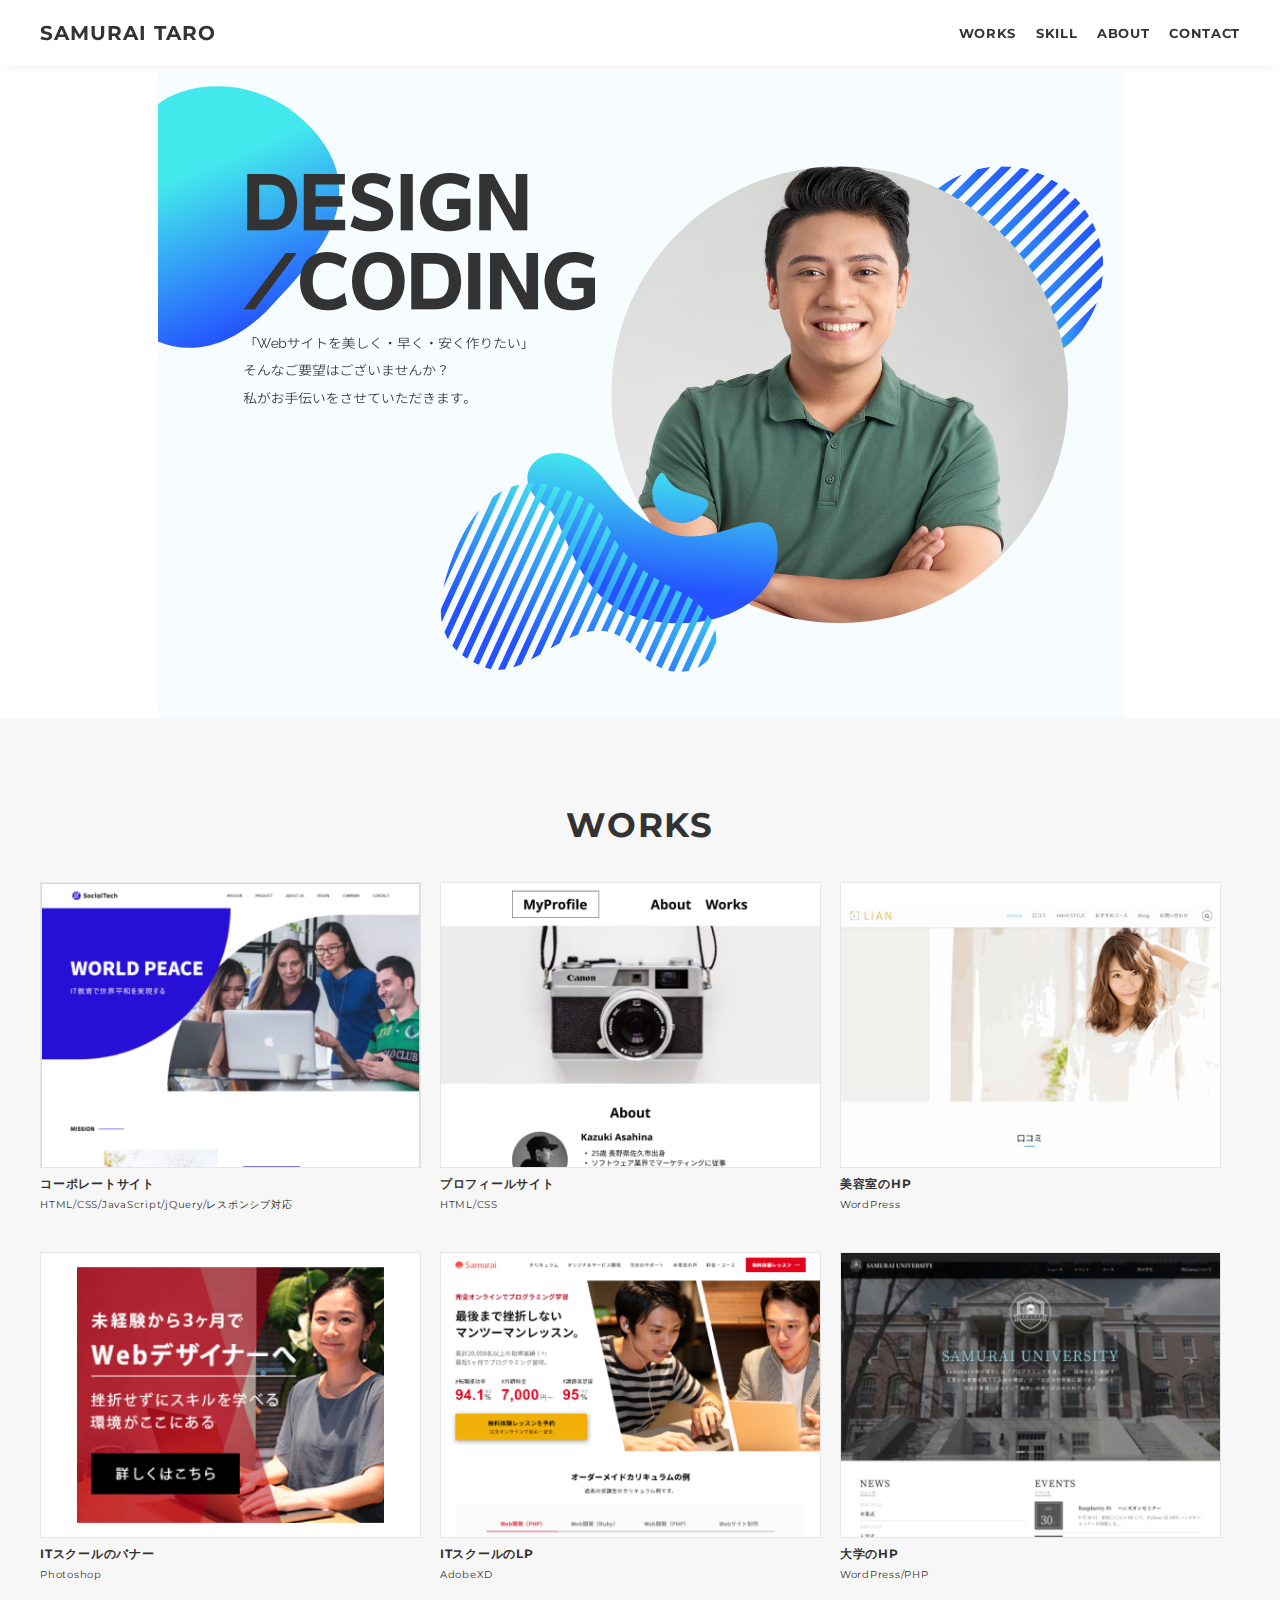
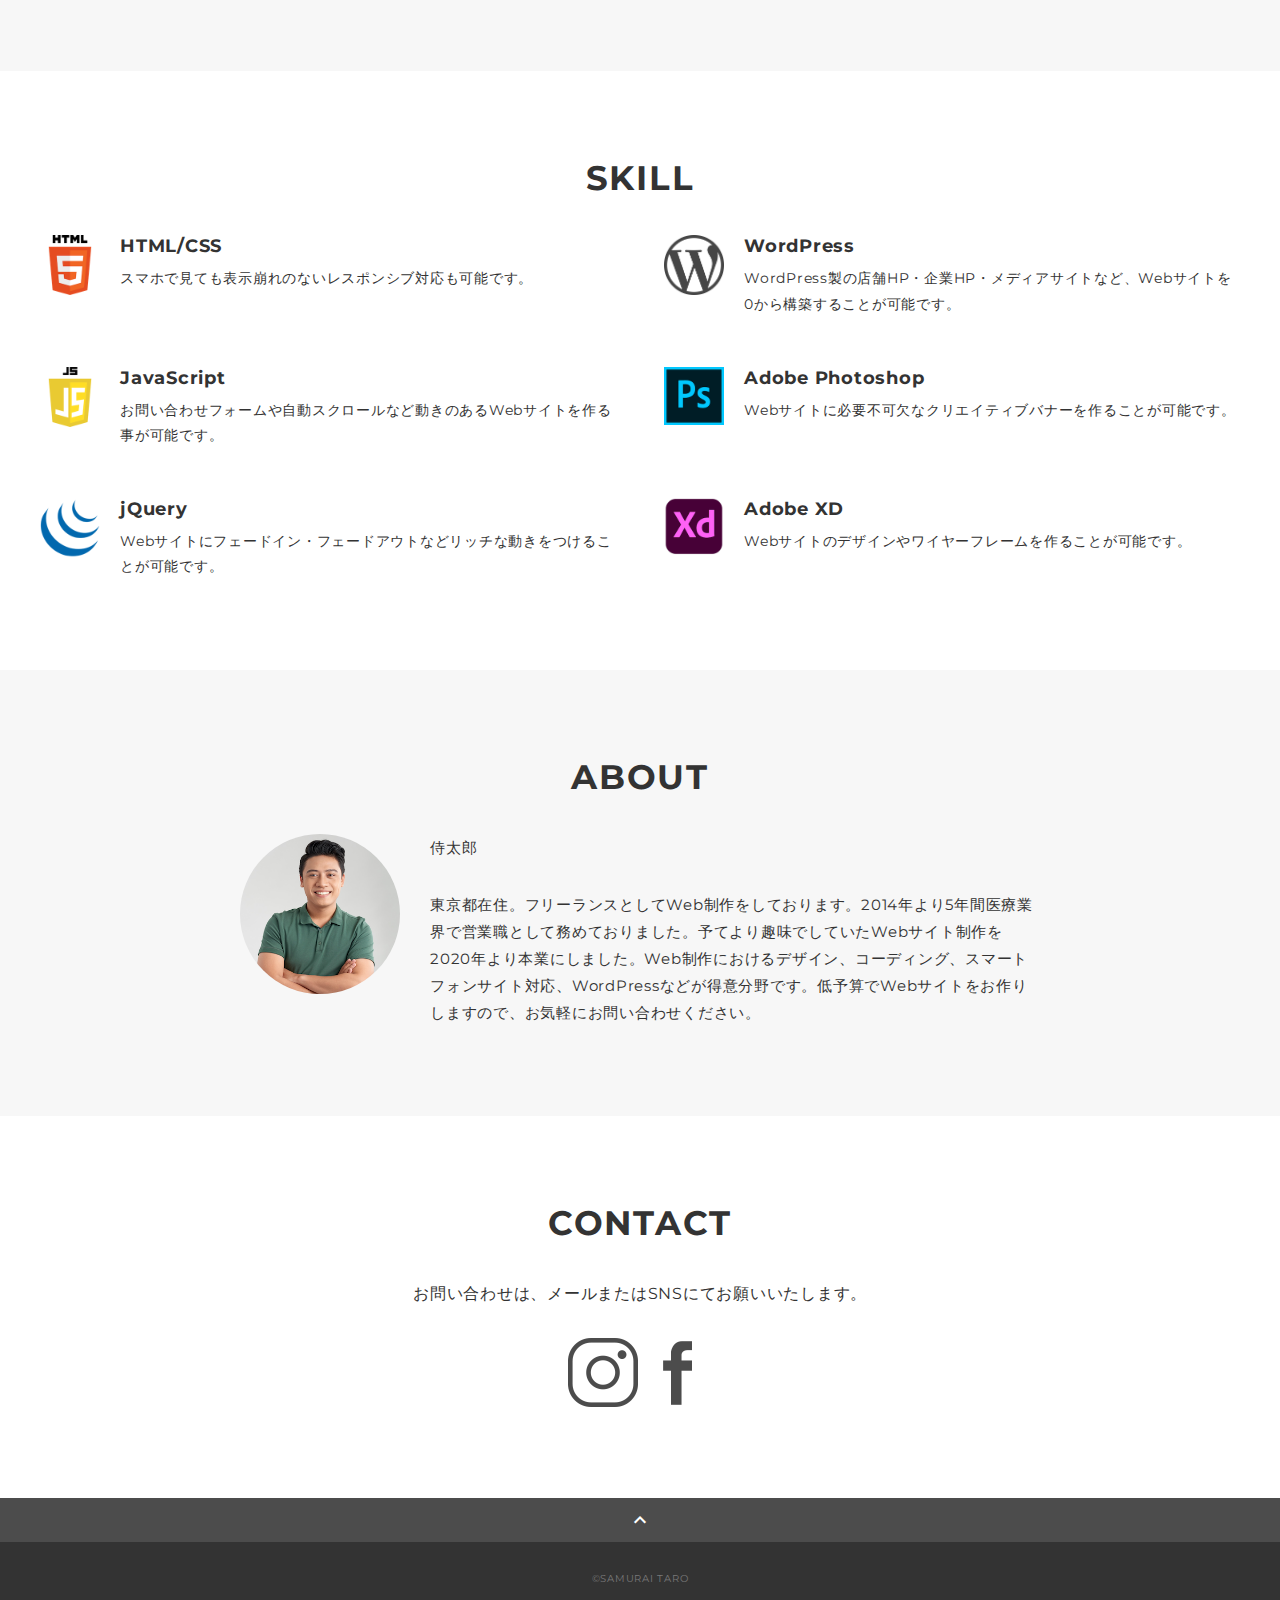
<file: portfolio/index.html>
<!DOCTYPE html>
<html>
<head>
  <meta charset="utf-8">
  <meta name="viewport" content="width=device-width, initial-scale=1.0, maximum-scale=1.0, minimum-scale=1.0">
  <title>SAMURAI ポートフォリオ</title>
  <link rel="preconnect" href="https://fonts.gstatic.com">
  <link href="https://fonts.googleapis.com/css2?family=Montserrat:wght@400;700&display=swap" rel="stylesheet">
  <link href="https://fonts.googleapis.com/css?family=Material+Icons+Outlined" rel="stylesheet">
  <link href="css/ress.css" media="all" rel="stylesheet" type="text/css" />
  <link href="css/style.css" media="all" rel="stylesheet" type="text/css" />
</head>

<body>
  <div class="wrapper">

    <!-- header -->
    <header class="header ">
      <div class="container">
        <h1 class="header-logo">
          <a href="#">SAMURAI TARO</a>
        </h1>
        <nav class="gnav">
          <ul class="gnav-list">
            <li class="gnav-item"><a href="#works">WORKS</a></li>
            <li class="gnav-item"><a href="#skill">SKILL</a></li>
            <li class="gnav-item"><a href="#about">ABOUT</a></li>
            <li class="gnav-item"><a href="#contact">CONTACT</a></li>
          </ul>
        </nav>
      </div>
    </header>
    <!-- /header -->

    <main class="content">

      <!-- mv -->
      <div class="mv">
        <div class="mv-container">
          <img src="img/main.png" alt="">
        </div>
      </div>
      <!-- /mv -->

      <!-- works -->
      <section class="works section" id="works">
        <div class="container">
          <h2 class="title">WORKS</h2>
          <div class="works-list">
            <a class="works-item" href="works-1.html">
              <div class="works-img"><img src="img/works/html1.png" alt="html1" /></div>
              <p class="works-name">コーポレートサイト</p>
              <p class="works-info">HTML/CSS/JavaScript/jQuery/レスポンシブ対応</p>
            </a>
            <a class="works-item" href="works-2.html">
              <div class="works-img"><img src="img/works/html2.png" alt="html2" /></div>
              <p class="works-name">プロフィールサイト</p>
              <p class="works-info">HTML/CSS</p>
            </a>
            <a class="works-item" href="works-3.html">
              <div class="works-img"><img src="img/works/wordpress1.png" alt="WordPress" /></div>
              <p class="works-name">美容室のHP</p>
              <p class="works-info">WordPress</p>
            </a>
            <a class="works-item" href="works-4.html">
              <div class="works-img"><img src="img/works/photoshop.png" alt="Photoshop" /></div>
              <p class="works-name">ITスクールのバナー</p>
              <p class="works-info">Photoshop</p>
            </a>
            <a class="works-item" href="works-5.html">
              <div class="works-img"><img src="img/works/xd.png" alt="AdobeXD" /></div>
              <p class="works-name">ITスクールのLP</p>
              <p class="works-info">AdobeXD</p>
            </a>
            <a class="works-item" href="works-6.html">
              <div class="works-img"><img src="img/works/wordpress2.png" alt="WordPress2" /></div>
              <p class="works-name">大学のHP</p>
              <p class="works-info">WordPress/PHP</p>
            </a>
          </div>
        </div>
      </section>
      <!-- /works -->

      <!-- skill -->
      <section class="skill section" id="skill">
        <div class="container">
          <h2 class="title">SKILL</h2>
          <div class="skill-list">
            <div class="skill-item">
              <p class="skill-img"><img src="img/skills/html.png" alt="html"></p>
              <div class="skill-body">
                <h3 class="skill-name">HTML/CSS</h3>
                <p class="skill-text">
                  スマホで見ても表示崩れのないレスポンシブ対応も可能です。</p>
              </div>
            </div>
            <div class="skill-item">
              <p class="skill-img"><img src="img/skills/wordpress.png" alt="wordpress"></p>
              <div class="skill-body">
                <h3 class="skill-name">WordPress</h3>
                <p class="skill-text">
                  WordPress製の店舗HP・企業HP・メディアサイトなど、Webサイトを0から構築することが可能です。</p>
              </div>
            </div>
            <div class="skill-item">
              <p class="skill-img"><img src="img/skills/js.png" alt="javascript"></p>
              <div class="skill-body">
                <h3 class="skill-name">JavaScript</h3>
                <p class="skill-text">
                  お問い合わせフォームや自動スクロールなど動きのあるWebサイトを作る事が可能です。</p>
              </div>
            </div>
            <div class="skill-item">
              <p class="skill-img"><img src="img/skills/photoshop.png" alt="photoshop"></p>
              <div class="skill-body">
                <h3 class="skill-name">Adobe Photoshop</h3>
                <p class="skill-text">
                  Webサイトに必要不可欠なクリエイティブバナーを作ることが可能です。</p>
              </div>
            </div>
            <div class="skill-item">
              <p class="skill-img"><img src="img/skills/jquery.png" alt="jquery"></p>
              <div class="skill-body">
                <h3 class="skill-name">jQuery</h3>
                <p class="skill-text">
                  Webサイトにフェードイン・フェードアウトなどリッチな動きをつけることが可能です。</p>
              </div>
            </div>
            <div class="skill-item">
              <p class="skill-img"><img src="img/skills/xd.png" alt="adobexd"></p>
              <div class="skill-body">
                <h3 class="skill-name">Adobe XD</h3>
                <p class="skill-text">
                  Webサイトのデザインやワイヤーフレームを作ることが可能です。</p>
              </div>
            </div>
          </div>
        </div>
      </section>
      <!-- /skill -->

      <!-- about -->
      <section class="about section" id="about">
        <div class="container">
          <h2 class="title">ABOUT</h2>
          <div class="profile">
            <p class="profile-img">
              <img src="img/about.png" alt="about">
            </p>
            <div class="profile-body">
              <p>
                侍太郎
              </p>
              <p>
                東京都在住。フリーランスとしてWeb制作をしております。2014年より5年間医療業界で営業職として務めておりました。予てより趣味でしていたWebサイト制作を2020年より本業にしました。Web制作におけるデザイン、コーディング、スマートフォンサイト対応、WordPressなどが得意分野です。低予算でWebサイトをお作りしますので、お気軽にお問い合わせください。
              </p>
              
            </div>
          </div>
        </div>
      </section>
      <!-- /about -->

      <!-- contact -->
      <section class="contact section" id="contact">
        <div class="container">
          <h2 class="title">CONTACT</h2>
          <p class="lead">
            お問い合わせは、<br class="sp-only">メールまたはSNSにてお願いいたします。
          </p>
          <div class="contact-list">
            <a href="http://instagram.com/" target="_blank">
              <img src="img/icon_instagram.gif" alt="Instagram">
            </a>
            <a href="http://facebook.com/" target="_blank">
              <img src="img/icon_facebook.gif" alt="Facebook">
            </a>
          </div>
        </div>
      </section>
      <!-- /contact -->
      <div class="page-top" id="js-page-top">
        <span class="material-icons-outlined">expand_less</span>
      </div>
    </main>

    <!-- footer -->
    <footer class="footer">
      <div class="copyright">&copy;SAMURAI TARO</div>
    </footer>
    <!-- /footer -->

  </div>
  <script src="https://ajax.googleapis.com/ajax/libs/jquery/3.6.0/jquery.min.js"></script>
  <script type='text/javascript' src="js/script.js"></script>
</body>
</html>
</file>
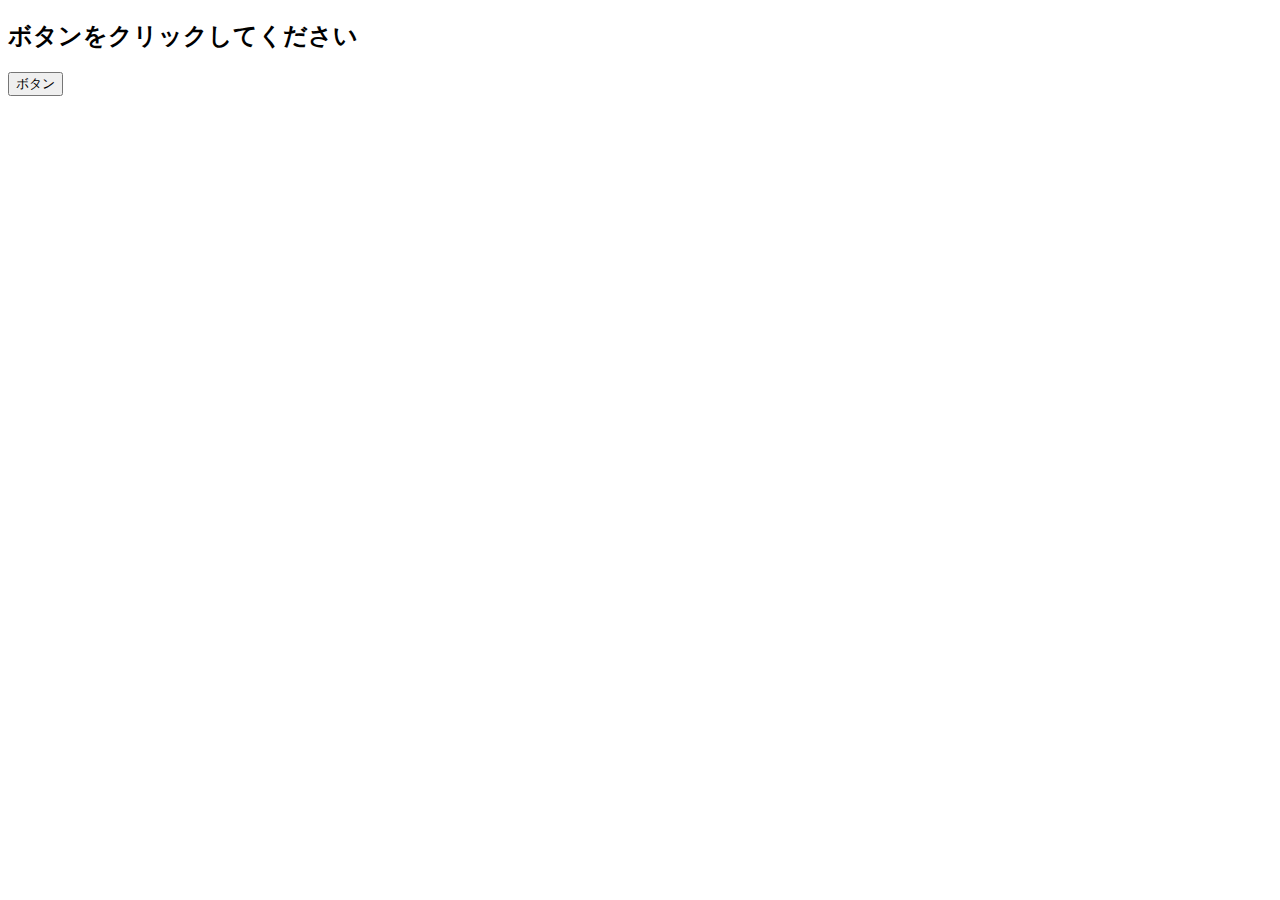
<file: kadai_020/event.html>
<!DOCTYPE html>
<html lang="ja">
<head>
  <title>JavaScriptの基礎を学ぼう_20章課題</title>                                 
  <meta charset="UTF-8">
</head>
<body>
    <h2 id="text">ボタンをクリックしてください</h2>
    <button id="btn">ボタン</button>
    <script src="event.js"></script>
</body>
</html>
</file>
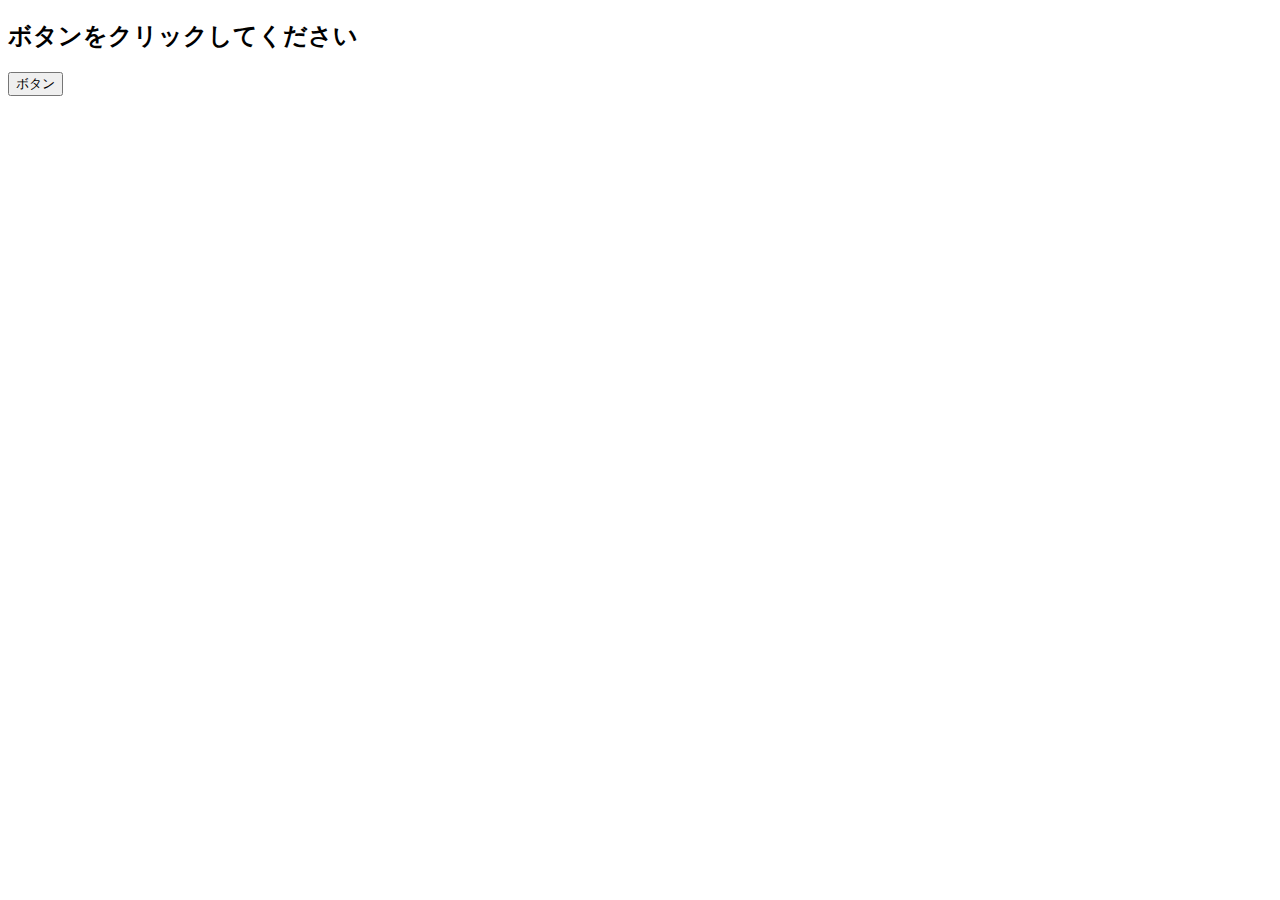
<file: kadai_021/event.html>
<!DOCTYPE html>
<html lang="ja">
<head>
  <title>JavaScriptの基礎を学ぼう_21章課題</title>                                 
  <meta charset="UTF-8">
</head>
<body>
    <h2 id="text">ボタンをクリックしてください</h2>
    <button id="btn">ボタン</button>
    <script src="event.js"></script>
</body>
</html>
</file>
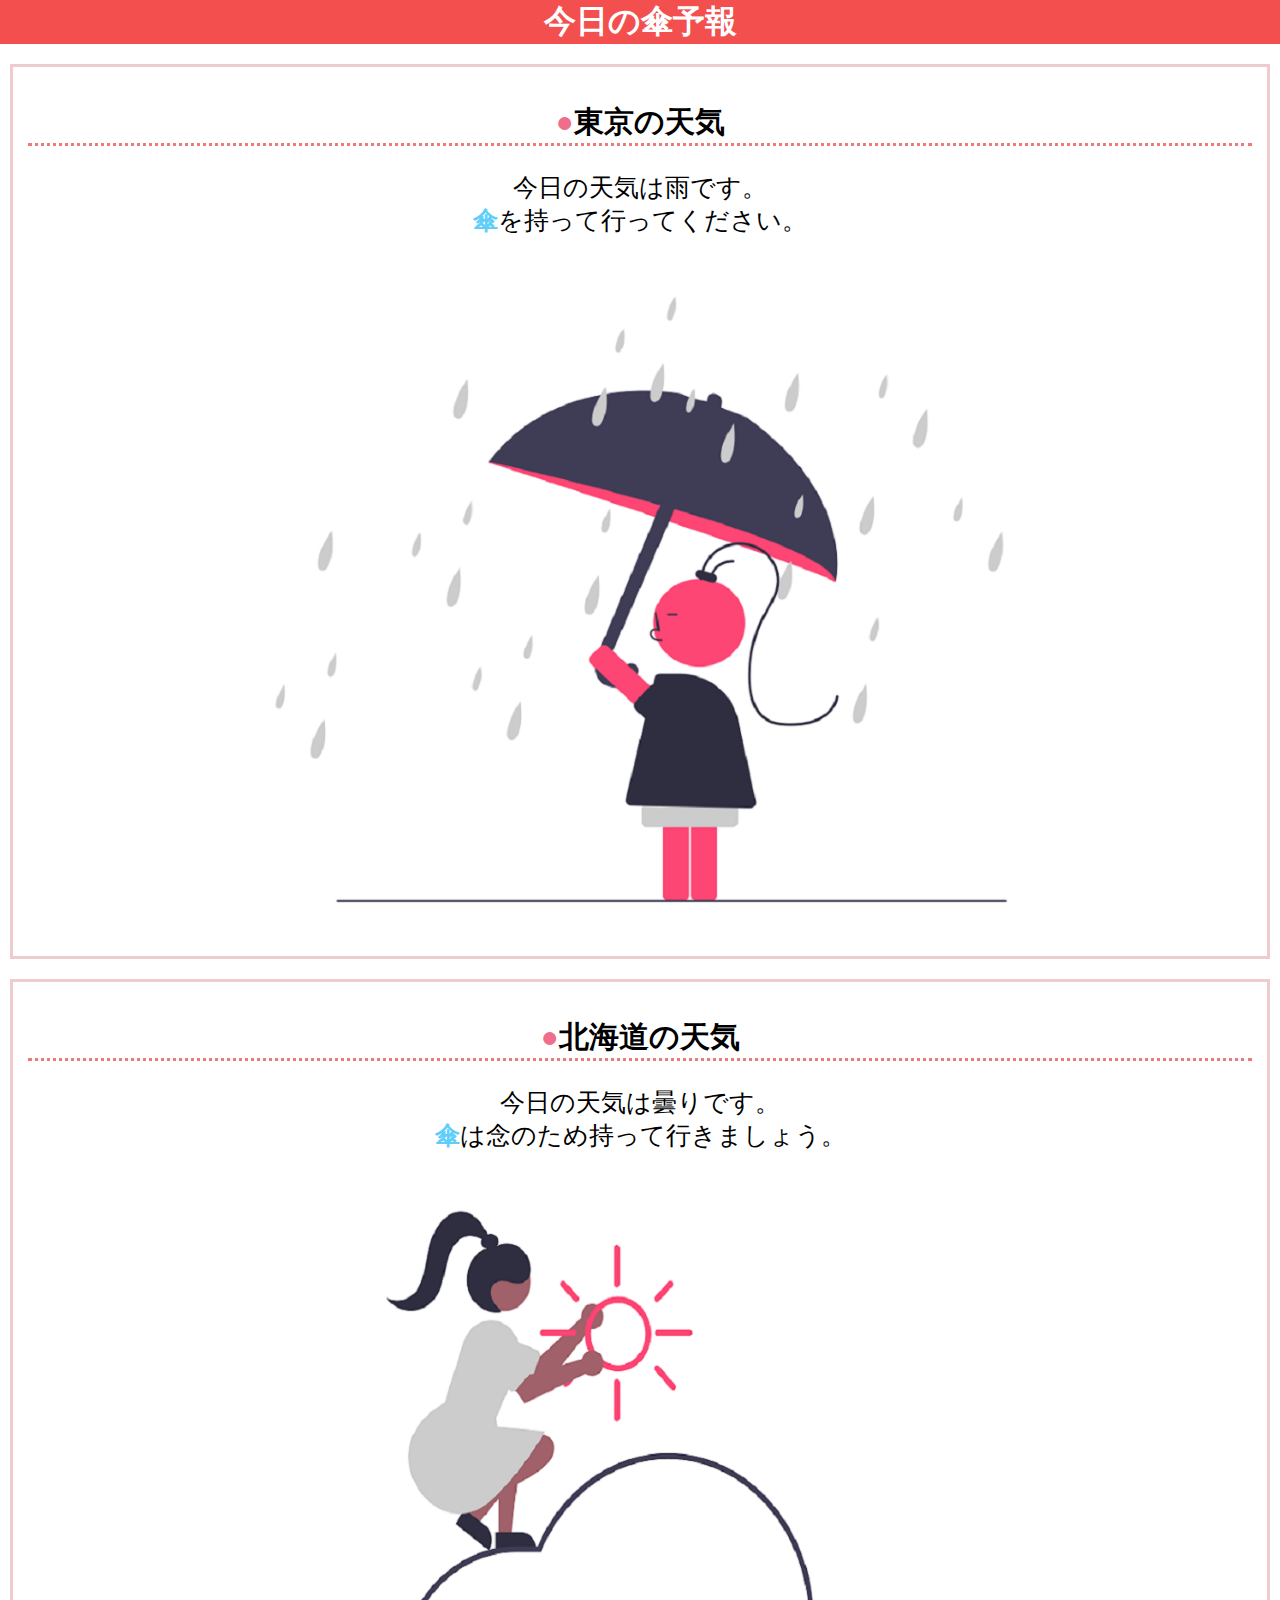
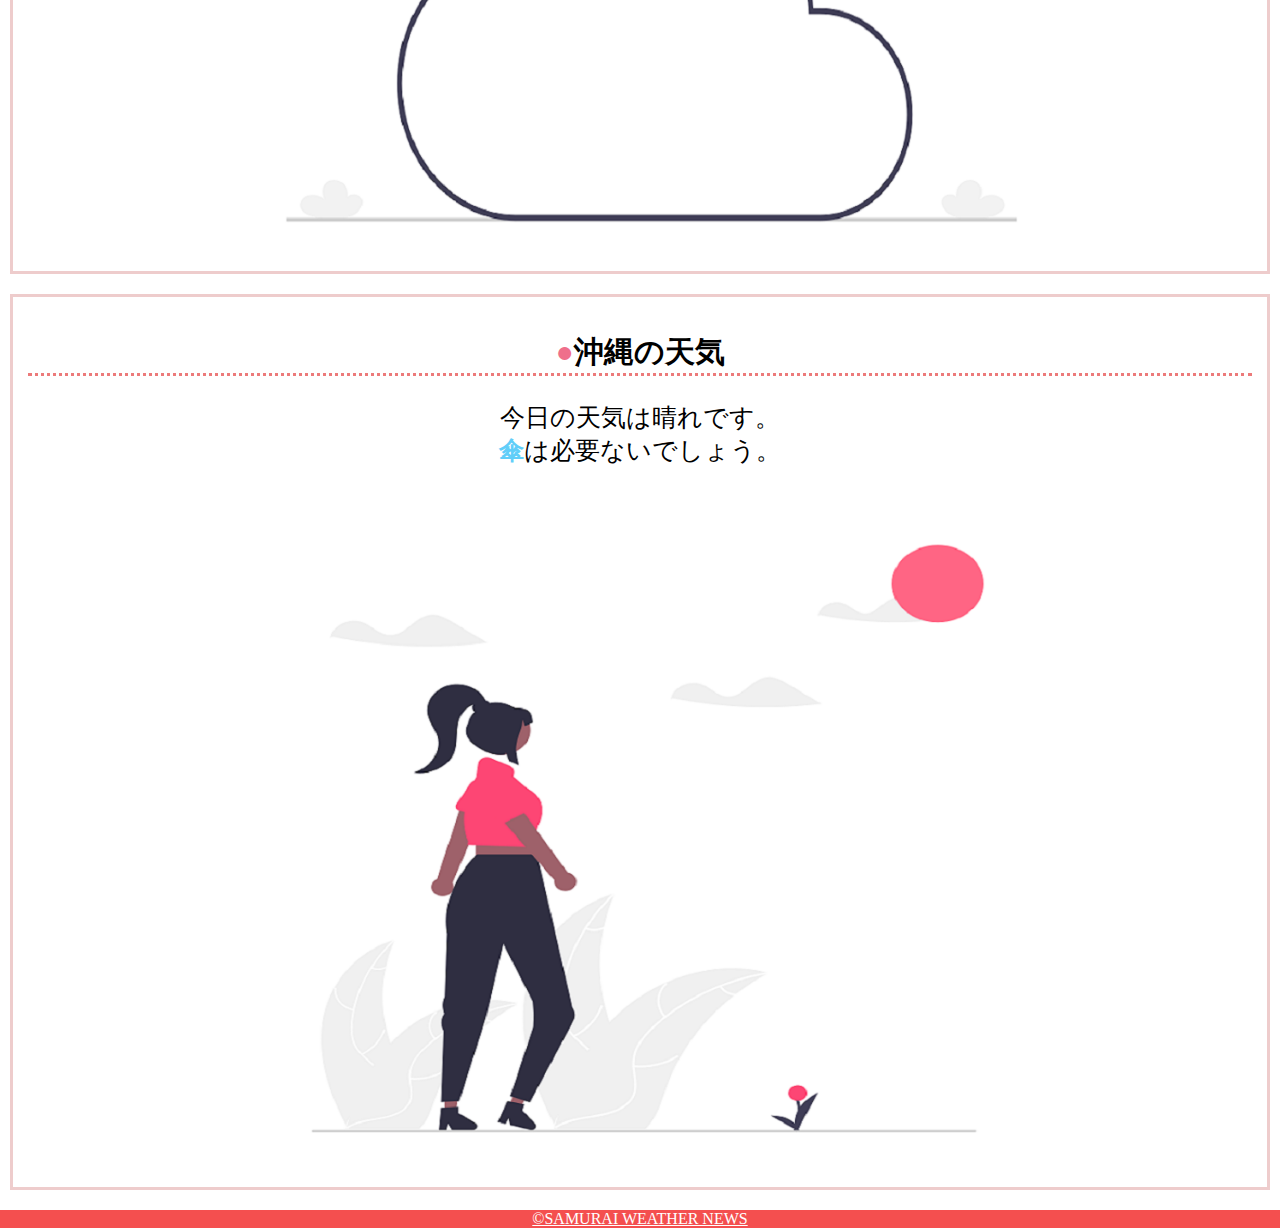
<file: kadai_022/kadai_022.html>
<!DOCTYPE html>
<html>
    <head>
        <title>22章課題</title>                                                               
		<meta name="description" content="このページは22章の課題です。">                                                                          
		 <meta charset="utf-8">
     <meta name="viewport"content="width=divice-width,initial-scale=1.0">
     <link rel="stylesheet" href="style.css">

    </head>
    <body>
    <header>
        <h1>今日の傘予報</h1>
 </header>
    <main>    
      <div id="parent">
      <div class="contents">
        <h2>東京の天気</h2>
        <P>今日の天気は雨です。</p>
        <P>傘を持って行ってください。</p>
        <img src="images/rainy.png">
      </div>
      <div class="contents">
        <h2>北海道の天気</h2>
        <p>今日の天気は曇りです。</p>
        <P>傘は念のため持って行きましょう。</p>
        <img src="images/cloudy.png">
      </div>
      <div class="contents">
        <h2>沖縄の天気</h2>
        <p>今日の天気は晴れです。</p>
        <p>傘は必要ないでしょう。</p>
        <img src="images/sunny.png">
      </div> 
     </div>
 </main>
    <footer>  
      <a>&copy;SAMURAI WEATHER NEWS </a>
      <a href ="https://www.sejuku.net/corp/?_gl=1*j5vxvm*_ga*MTU3OTU4NDUwOC4xNzE1OTAwMjA3*_ga_8Y6TNFRTP7*MTcxNjUxNjI3Mi4xNi4xLjE3MTY1MTY1OTIuNTUuMC4w">   
</footer>
    </body>
</html>
</file>
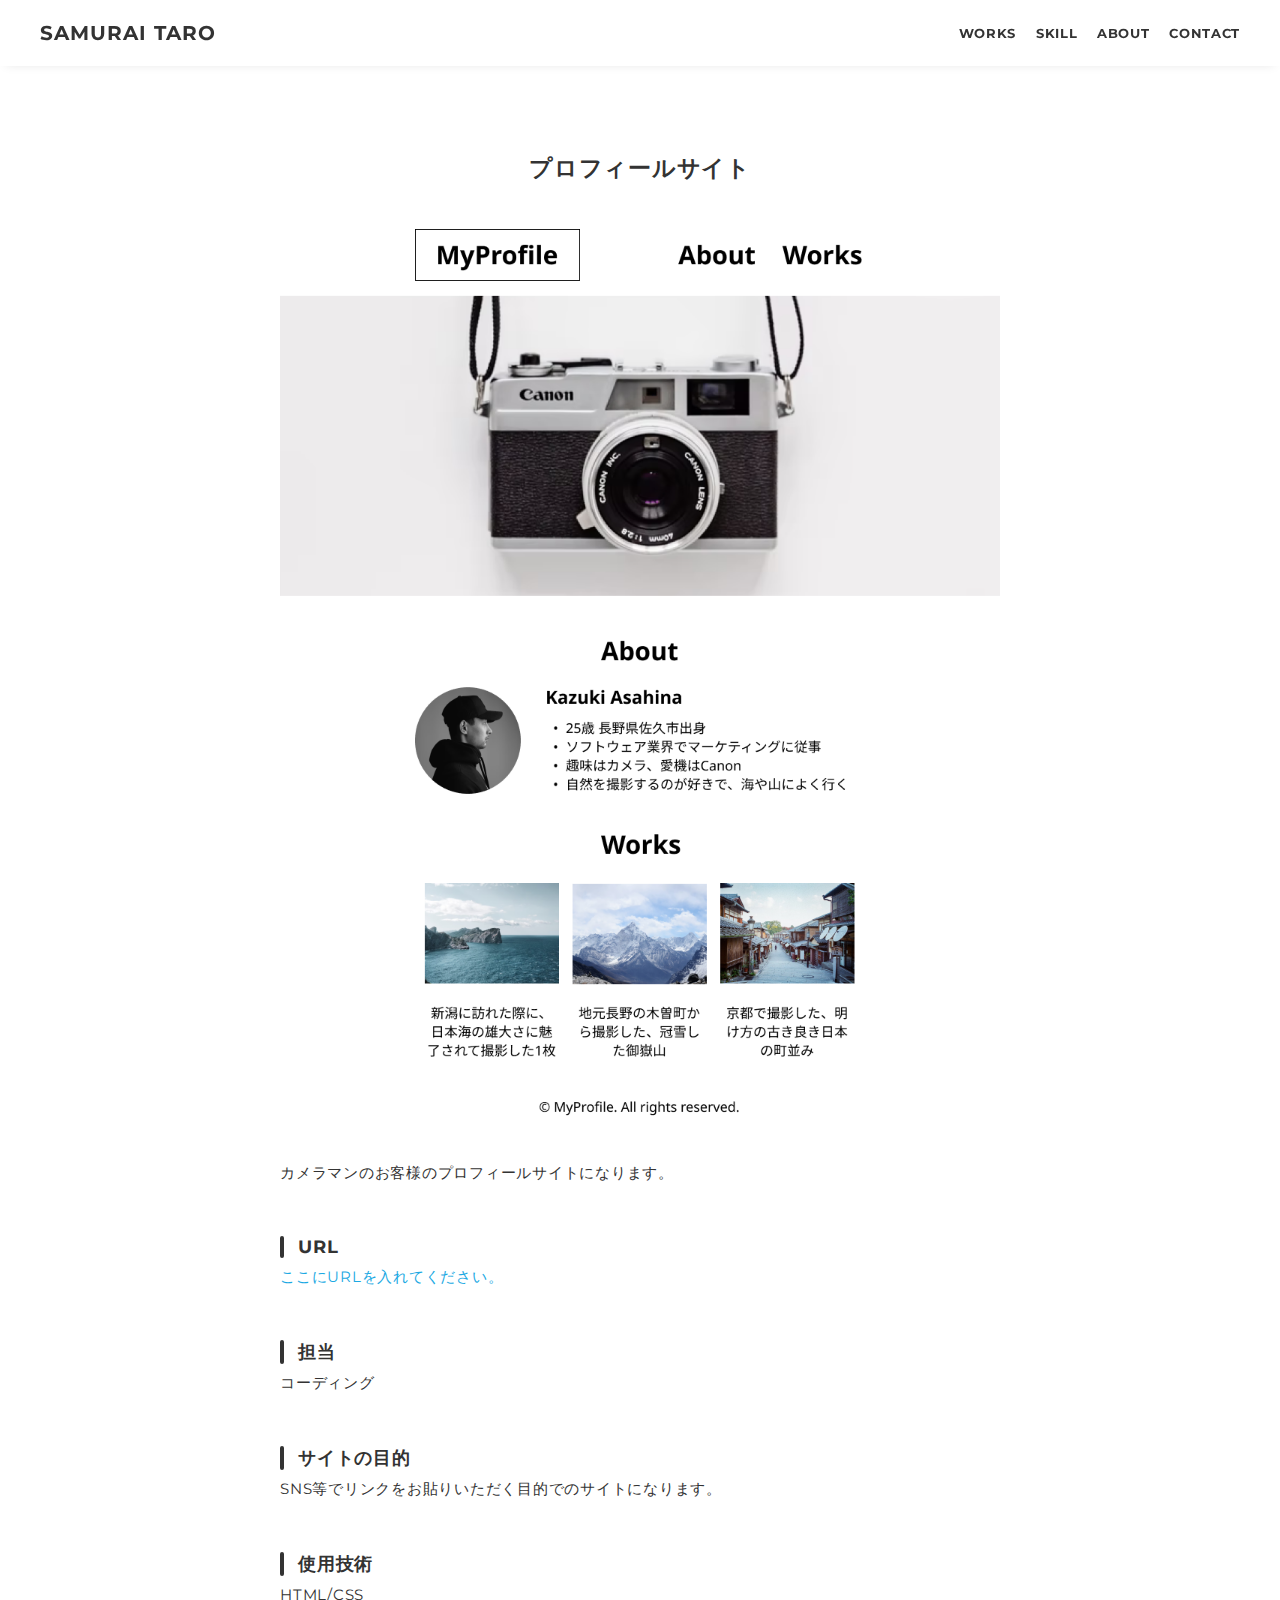
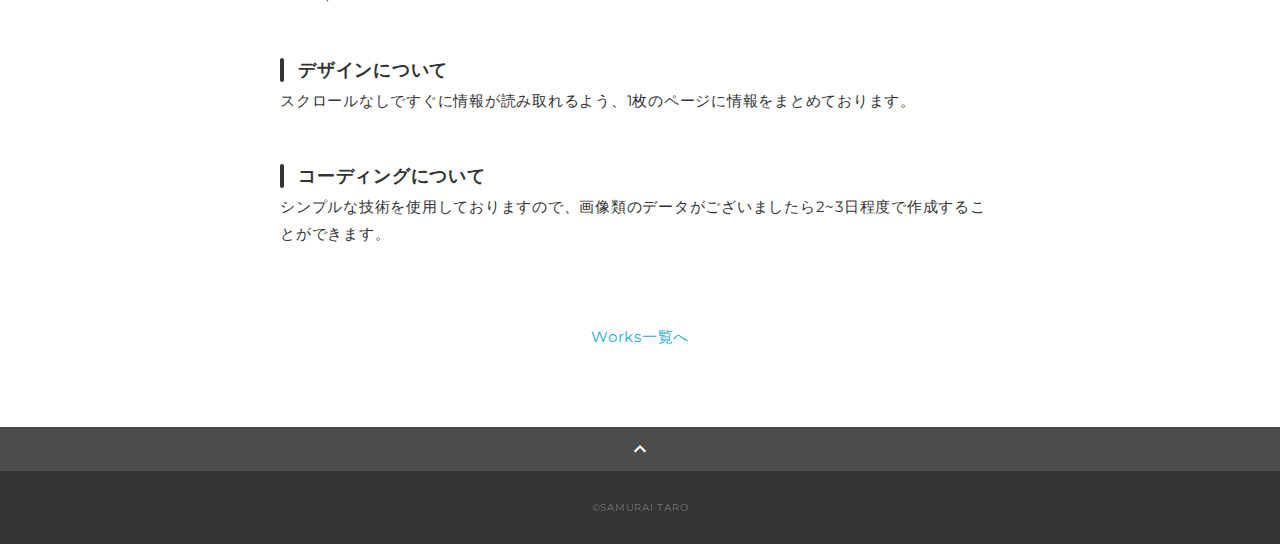
<file: portfolio/works-2.html>
<!DOCTYPE html>
<html>
<head>
  <meta charset="utf-8">
  <meta name="viewport" content="width=device-width, initial-scale=1.0, maximum-scale=1.0, minimum-scale=1.0">
  <title>SAMURAI ポートフォリオ</title>
  <link rel="preconnect" href="https://fonts.gstatic.com">
  <link href="https://fonts.googleapis.com/css2?family=Montserrat:wght@400;700&display=swap" rel="stylesheet">
  <link href="https://fonts.googleapis.com/css?family=Material+Icons+Outlined" rel="stylesheet">
  <link href="css/ress.css" media="all" rel="stylesheet" type="text/css" />
  <link href="css/style.css" media="all" rel="stylesheet" type="text/css" />
</head>

<body>
  <div class="wrapper">

    <!-- header -->
    <header class="header ">
      <div class="container">
        <h1 class="header-logo">
          <a href="index.html">SAMURAI TARO</a>
        </h1>
        <nav class="gnav">
          <ul class="gnav-list">
            <li class="gnav-item"><a href="index.html#works">WORKS</a></li>
            <li class="gnav-item"><a href="index.html#skill">SKILL</a></li>
            <li class="gnav-item"><a href="index.html#about">ABOUT</a></li>
            <li class="gnav-item"><a href="index.html#contact">CONTACT</a></li>
          </ul>
        </nav>
      </div>
    </header>
    <!-- /header -->

    <main class="content">

      <article class="article">
        <div class="article-container">
          <h2 class="article-title">プロフィールサイト</h2>
          <div class="article-body">
            <p>
              <img src="img/works-detail/works-2_pc.png" alt="">
            </p>
            <p>
              カメラマンのお客様のプロフィールサイトになります。
            </p>
            <h3>URL</h3>
            <p><a href="" target="_blank" rel="noopener">ここにURLを入れてください。</a></p>
            <h3>担当</h3>
            <p>コーディング</p>
            <h3>サイトの目的</h3>
            <p>SNS等でリンクをお貼りいただく目的でのサイトになります。</p>
            <h3>使用技術</h3>
            <p>HTML/CSS</p>
            <h3>デザインについて</h3>
            <p>
              スクロールなしですぐに情報が読み取れるよう、1枚のページに情報をまとめております。
            </p>
            <h3>コーディングについて</h3>
            <p>
              シンプルな技術を使用しておりますので、画像類のデータがございましたら2~3日程度で作成することができます。
            </p>
          </div>
          <div class="home-link">
            <a href="index.html#works">Works一覧へ</a>
          </div>
        </div>
      </article>

      <div class="page-top" id="js-page-top">
        <span class="material-icons-outlined">expand_less</span>
      </div>
    </main>

    <!-- footer -->
    <footer class="footer">
      <div class="copyright">&copy;SAMURAI TARO</div>
    </footer>
    <!-- /footer -->

  </div>
  <script src="https://ajax.googleapis.com/ajax/libs/jquery/3.6.0/jquery.min.js"></script>
  <script type='text/javascript' src="js/script.js"></script>
</body>
</html>
</file>
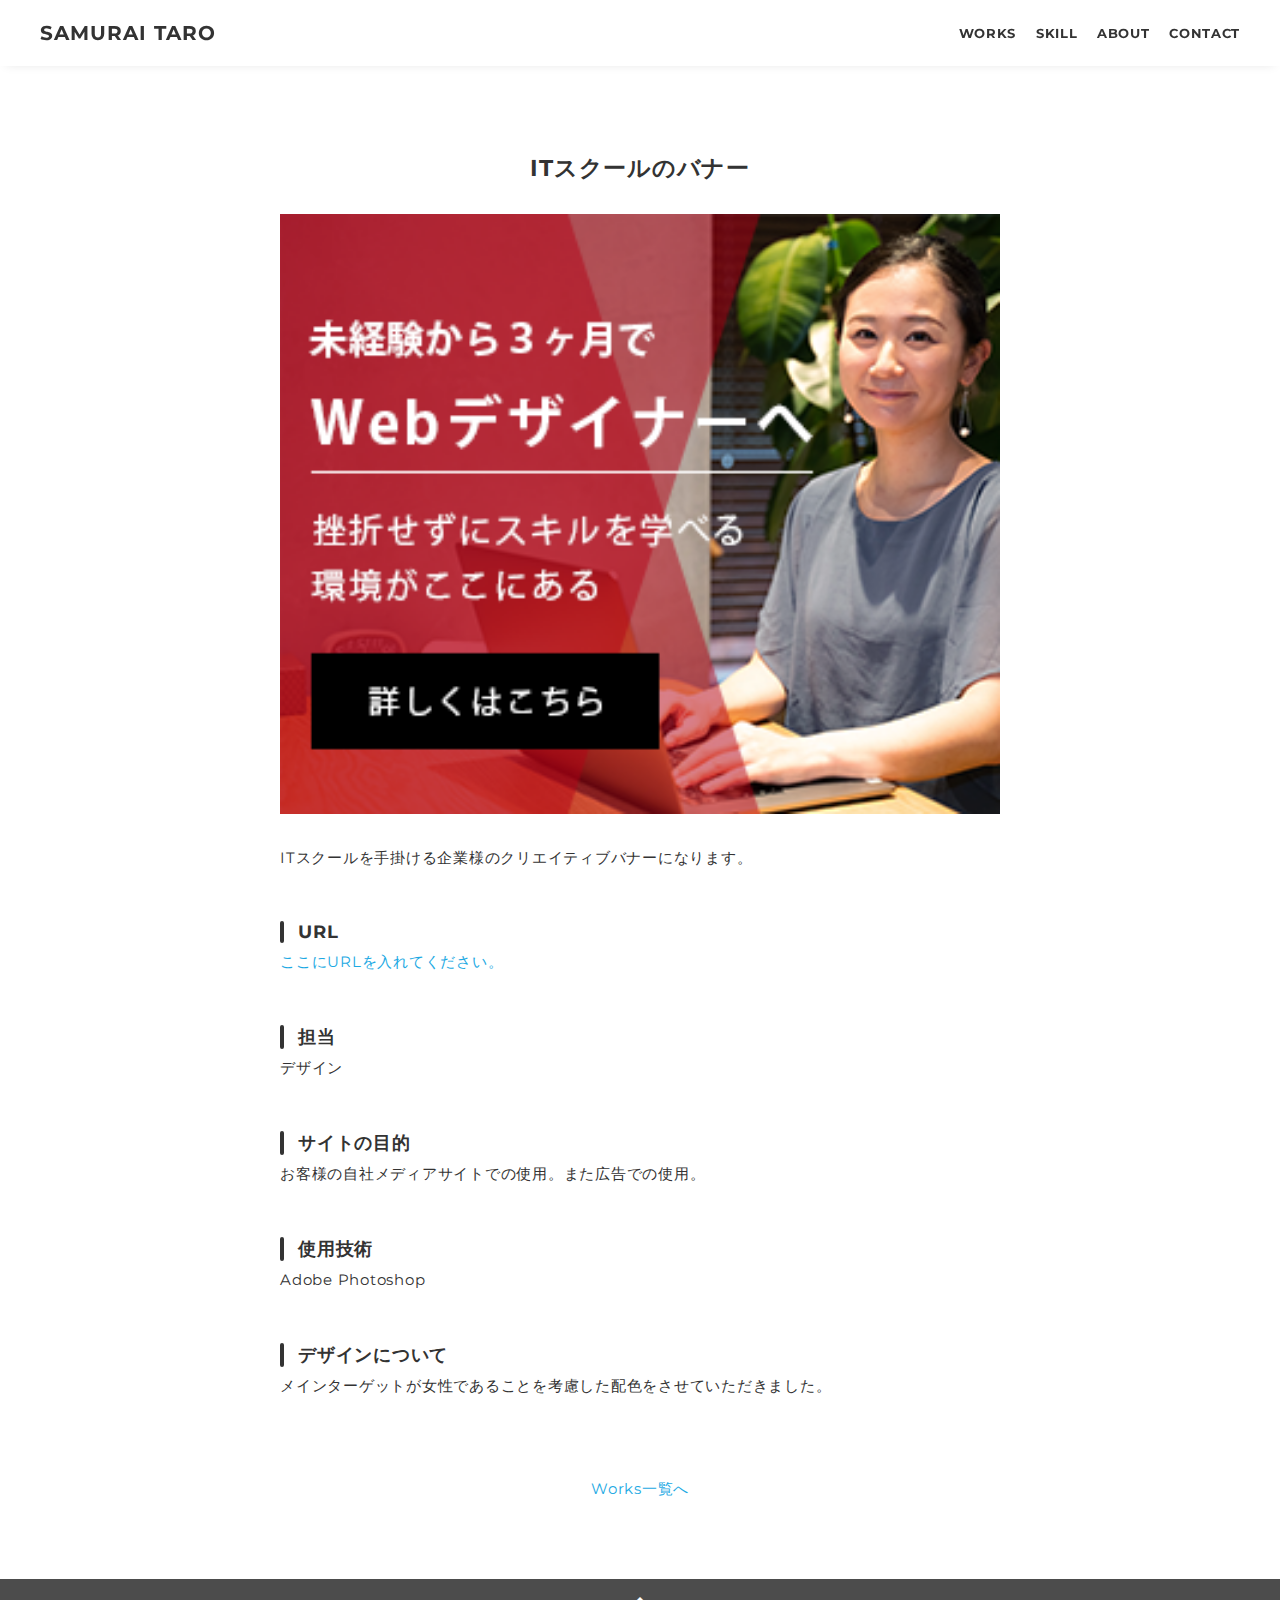
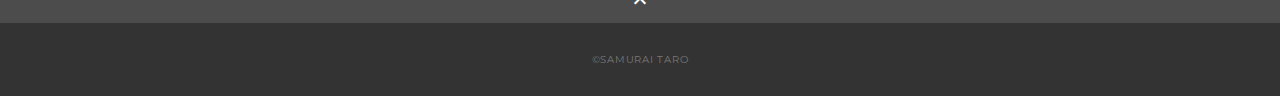
<file: portfolio/works-4.html>
<!DOCTYPE html>
<html>
<head>
  <meta charset="utf-8">
  <meta name="viewport" content="width=device-width, initial-scale=1.0, maximum-scale=1.0, minimum-scale=1.0">
  <title>SAMURAI ポートフォリオ</title>
  <link rel="preconnect" href="https://fonts.gstatic.com">
  <link href="https://fonts.googleapis.com/css2?family=Montserrat:wght@400;700&display=swap" rel="stylesheet">
  <link href="https://fonts.googleapis.com/css?family=Material+Icons+Outlined" rel="stylesheet">
  <link href="css/ress.css" media="all" rel="stylesheet" type="text/css" />
  <link href="css/style.css" media="all" rel="stylesheet" type="text/css" />
</head>

<body>
  <div class="wrapper">

    <!-- header -->
    <header class="header ">
      <div class="container">
        <h1 class="header-logo">
          <a href="index.html">SAMURAI TARO</a>
        </h1>
        <nav class="gnav">
          <ul class="gnav-list">
            <li class="gnav-item"><a href="index.html#works">WORKS</a></li>
            <li class="gnav-item"><a href="index.html#skill">SKILL</a></li>
            <li class="gnav-item"><a href="index.html#about">ABOUT</a></li>
            <li class="gnav-item"><a href="index.html#contact">CONTACT</a></li>
          </ul>
        </nav>
      </div>
    </header>
    <!-- /header -->

    <main class="content">

      <article class="article">
        <div class="article-container">
          <h2 class="article-title">ITスクールのバナー</h2>
          <div class="article-body">
            <p style="text-align: center;">
              <img src="img/works-detail/works-4.png" alt="">
            </p>
            <p>
              ITスクールを手掛ける企業様のクリエイティブバナーになります。
            </p>
            <h3>URL</h3>
            <p><a href="" target="_blank" rel="noopener">ここにURLを入れてください。</a></p>
            <h3>担当</h3>
            <p>デザイン</p>
            <h3>サイトの目的</h3>
            <p>お客様の自社メディアサイトでの使用。また広告での使用。</p>
            <h3>使用技術</h3>
            <p>Adobe Photoshop</p>
            <h3>デザインについて</h3>
            <p>
              メインターゲットが女性であることを考慮した配色をさせていただきました。
            </p>
          </div>
          <div class="home-link">
            <a href="index.html#works">Works一覧へ</a>
          </div>
        </div>
      </article>

      <div class="page-top" id="js-page-top">
        <span class="material-icons-outlined">expand_less</span>
      </div>
    </main>

    <!-- footer -->
    <footer class="footer">
      <div class="copyright">&copy;SAMURAI TARO</div>
    </footer>
    <!-- /footer -->

  </div>
  <script src="https://ajax.googleapis.com/ajax/libs/jquery/3.6.0/jquery.min.js"></script>
  <script type='text/javascript' src="js/script.js"></script>
</body>
</html>
</file>
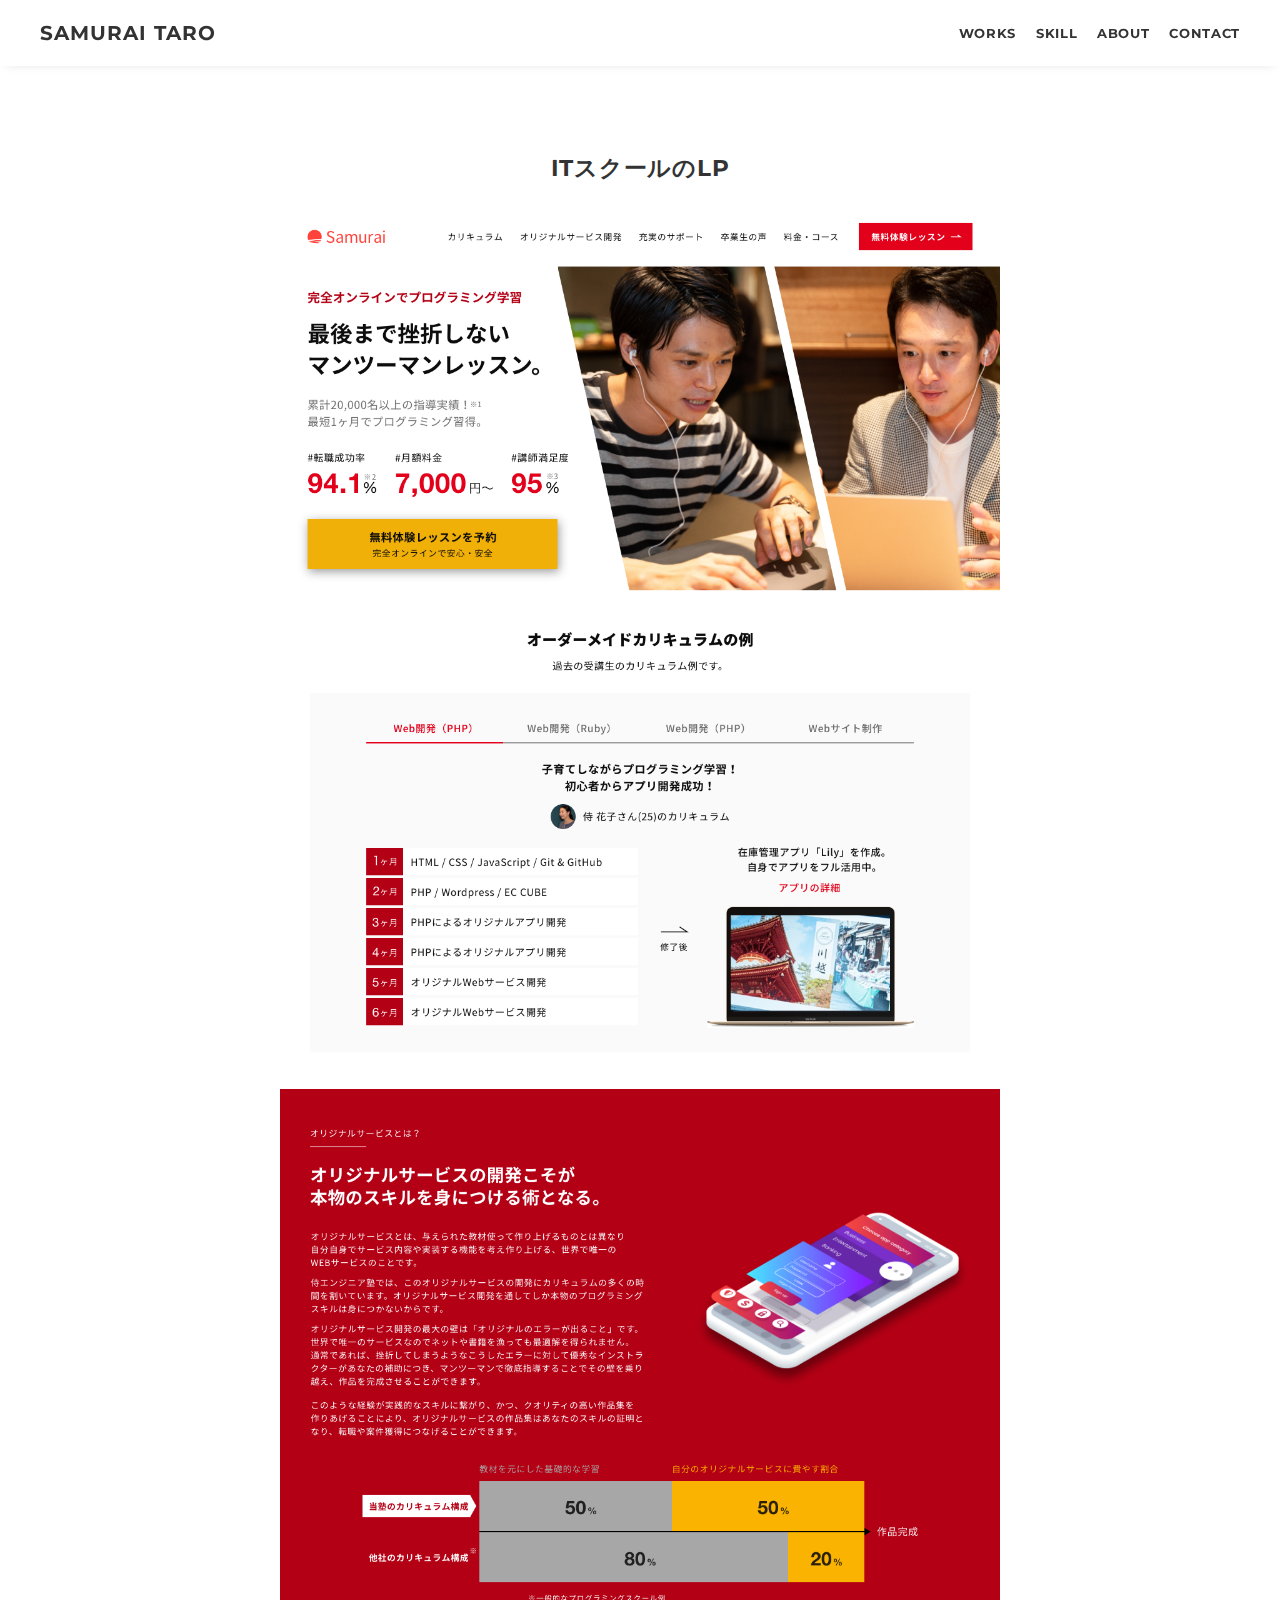
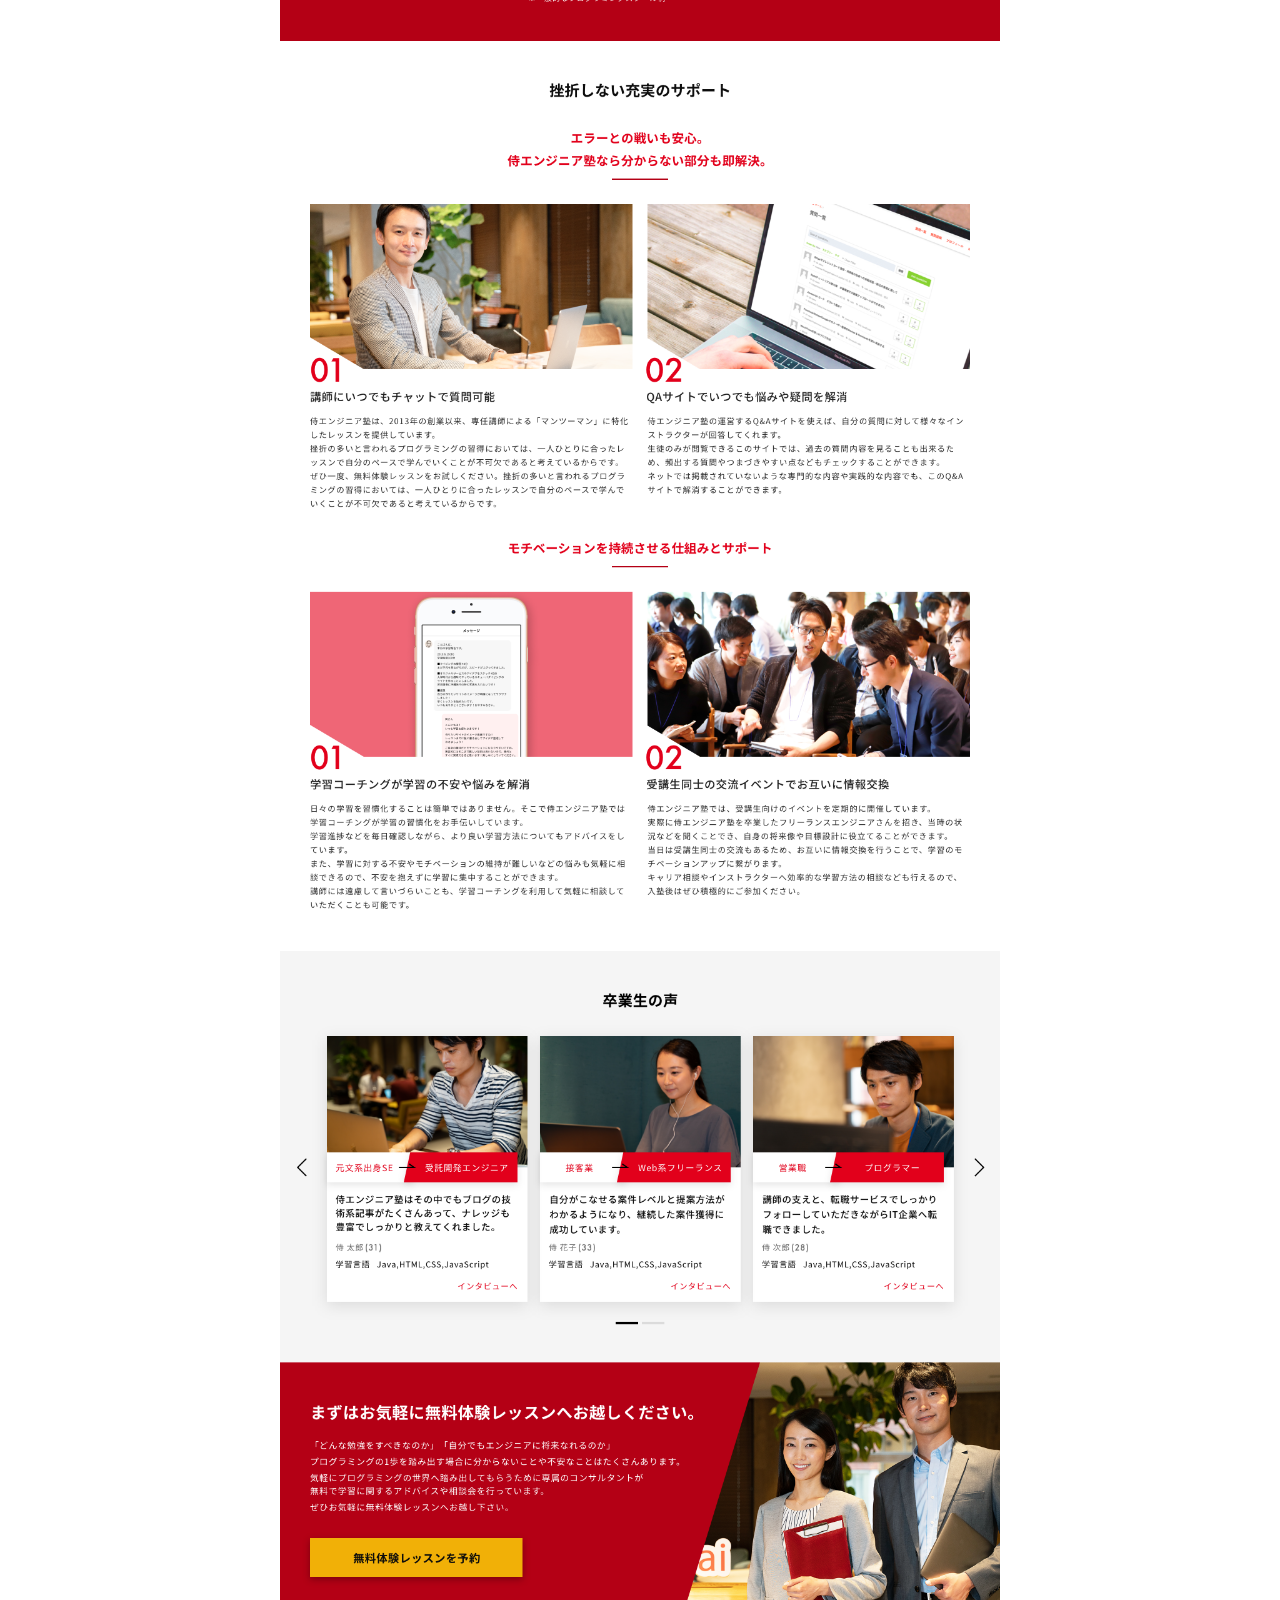
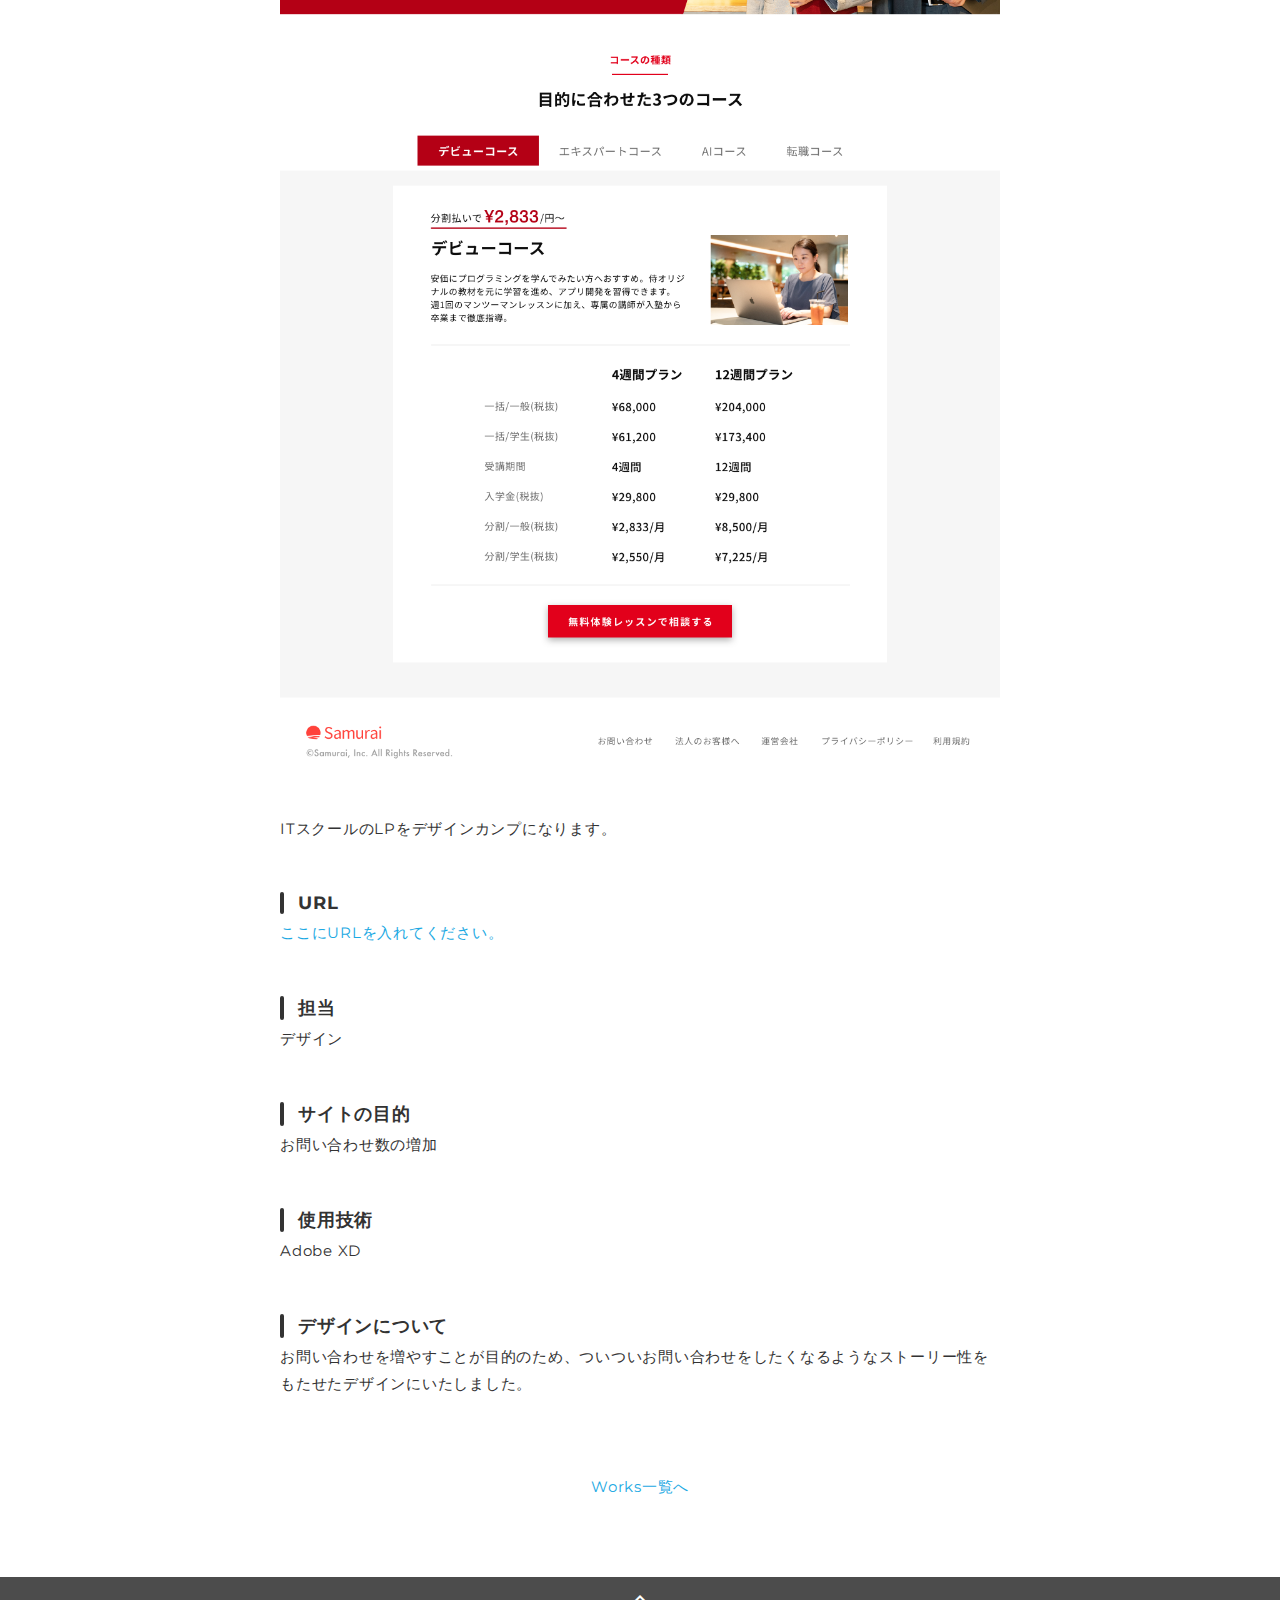
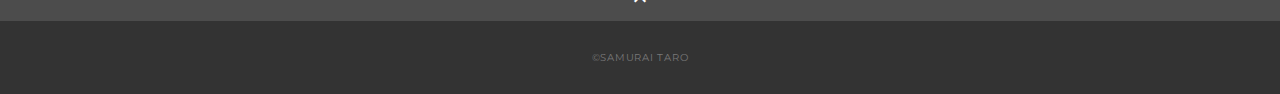
<file: portfolio/works-5.html>
<!DOCTYPE html>
<html>
<head>
  <meta charset="utf-8">
  <meta name="viewport" content="width=device-width, initial-scale=1.0, maximum-scale=1.0, minimum-scale=1.0">
  <title>SAMURAI ポートフォリオ</title>
  <link rel="preconnect" href="https://fonts.gstatic.com">
  <link href="https://fonts.googleapis.com/css2?family=Montserrat:wght@400;700&display=swap" rel="stylesheet">
  <link href="https://fonts.googleapis.com/css?family=Material+Icons+Outlined" rel="stylesheet">
  <link href="css/ress.css" media="all" rel="stylesheet" type="text/css" />
  <link href="css/style.css" media="all" rel="stylesheet" type="text/css" />
</head>

<body>
  <div class="wrapper">

    <!-- header -->
    <header class="header ">
      <div class="container">
        <h1 class="header-logo">
          <a href="index.html">SAMURAI TARO</a>
        </h1>
        <nav class="gnav">
          <ul class="gnav-list">
            <li class="gnav-item"><a href="index.html#works">WORKS</a></li>
            <li class="gnav-item"><a href="index.html#skill">SKILL</a></li>
            <li class="gnav-item"><a href="index.html#about">ABOUT</a></li>
            <li class="gnav-item"><a href="index.html#contact">CONTACT</a></li>
          </ul>
        </nav>
      </div>
    </header>
    <!-- /header -->

    <main class="content">

      <article class="article">
        <div class="article-container">
          <h2 class="article-title">ITスクールのLP</h2>
          <div class="article-body">
            <p>
              <img src="img/works-detail/works-5.png" alt="">
            </p>
            <p>
              ITスクールのLPをデザインカンプになります。
            </p>
            <h3>URL</h3>
            <p><a href="" target="_blank" rel="noopener">ここにURLを入れてください。</a></p>
            <h3>担当</h3>
            <p>デザイン</p>
            <h3>サイトの目的</h3>
            <p>お問い合わせ数の増加</p>
            <h3>使用技術</h3>
            <p>Adobe XD</p>
            <h3>デザインについて</h3>
            <p>
              お問い合わせを増やすことが目的のため、ついついお問い合わせをしたくなるようなストーリー性をもたせたデザインにいたしました。
            </p>
          </div>
          <div class="home-link">
            <a href="index.html#works">Works一覧へ</a>
          </div>
        </div>
      </article>

      <div class="page-top" id="js-page-top">
        <span class="material-icons-outlined">expand_less</span>
      </div>
    </main>

    <!-- footer -->
    <footer class="footer">
      <div class="copyright">&copy;SAMURAI TARO</div>
    </footer>
    <!-- /footer -->

  </div>
  <script src="https://ajax.googleapis.com/ajax/libs/jquery/3.6.0/jquery.min.js"></script>
  <script type='text/javascript' src="js/script.js"></script>
</body>
</html>
</file>
<file: portfolio/css/ress.css>
/*!
 * ress.css • v3.0.1
 * MIT License
 * github.com/filipelinhares/ress
 */

/* # =================================================================
   # Global selectors
   # ================================================================= */

html {
  box-sizing: border-box;
  word-break: normal;
  -moz-tab-size: 4;
  tab-size: 4;

  -webkit-text-size-adjust: 100%; /* Prevent adjustments of font size after orientation changes in iOS */
}

*,
::before,
::after {
  box-sizing: inherit;
  background-repeat: no-repeat; /* Set `background-repeat: no-repeat` to all elements and pseudo elements */
}

::before,
::after {
  vertical-align: inherit;
  text-decoration: inherit; /* Inherit text-decoration and vertical align to ::before and ::after pseudo elements */
}

* {
  margin: 0;
  padding: 0; /* Reset `padding` and `margin` of all elements */
}

/* # =================================================================
   # General elements
   # ================================================================= */

hr {
  overflow: visible; /* Show the overflow in Edge and IE */
  height: 0; /* Add the correct box sizing in Firefox */
}

details,
main {
  display: block; /* Render the `main` element consistently in IE. */
}

summary {
  display: list-item; /* Add the correct display in all browsers */
}

small {
  font-size: 80%; /* Set font-size to 80% in `small` elements */
}

[hidden] {
  display: none; /* Add the correct display in IE */
}

abbr[title] {
  /* Add the correct text decoration in Chrome, Edge, IE, Opera, and Safari */
  text-decoration: underline;
  text-decoration: underline dotted;
  border-bottom: none; /* Remove the bottom border in Chrome 57 */
}

a {
  background-color: transparent; /* Remove the gray background on active links in IE 10 */
}

a:active,
a:hover {
  outline-width: 0; /* Remove the outline when hovering in all browsers */
}

code,
kbd,
pre,
samp {
  font-family: monospace, monospace; /* Specify the font family of code elements */
}

pre {
  font-size: 1em; /* Correct the odd `em` font sizing in all browsers */
}

b,
strong {
  font-weight: bolder; /* Add the correct font weight in Chrome, Edge, and Safari */
}

/* https://gist.github.com/unruthless/413930 */
sub,
sup {
  position: relative;
  font-size: 75%;
  line-height: 0;
  vertical-align: baseline;
}

sub {
  bottom: -.25em;
}

sup {
  top: -.5em;
}

/* # =================================================================
   # Forms
   # ================================================================= */

input {
  border-radius: 0;
}

/* Replace pointer cursor in disabled elements */
[disabled] {
  cursor: default;
}

[type="number"]::-webkit-container-spin-button,
[type="number"]::-webkit-outer-spin-button {
  height: auto; /* Correct the cursor style of increment and decrement buttons in Chrome */
}

[type="search"] {
  outline-offset: -2px; /* Correct the outline style in Safari */

  -webkit-appearance: textfield; /* Correct the odd appearance in Chrome and Safari */
}

[type="search"]::-webkit-search-decoration {
  -webkit-appearance: none; /* Remove the container padding in Chrome and Safari on macOS */
}

textarea {
  overflow: auto; /* Internet Explorer 11+ */
  resize: vertical; /* Specify textarea resizability */
}

button,
input,
optgroup,
select,
textarea {
  font: inherit; /* Specify font inheritance of form elements */
}

optgroup {
  font-weight: bold; /* Restore the font weight unset by the previous rule */
}

button {
  overflow: visible; /* Address `overflow` set to `hidden` in IE 8/9/10/11 */
}

button,
select {
  text-transform: none; /* Firefox 40+, Internet Explorer 11- */
}

/* Apply cursor pointer to button elements */
button,
[type="button"],
[type="reset"],
[type="submit"],
[role="button"] {
  cursor: pointer;
  color: inherit;
}

/* Remove container padding and border in Firefox 4+ */
button::-moz-focus-container,
[type="button"]::-moz-focus-container,
[type="reset"]::-moz-focus-container,
[type="submit"]::-moz-focus-container {
  padding: 0;
  border-style: none;
}

/* Replace focus style removed in the border reset above */
button:-moz-focusring,
[type="button"]::-moz-focus-container,
[type="reset"]::-moz-focus-container,
[type="submit"]::-moz-focus-container {
  outline: 1px dotted ButtonText;
}

button,
html [type="button"],
/* Prevent a WebKit bug where (2) destroys native `audio` and `video`controls in Android 4 */
[type="reset"],
[type="submit"] {
  -webkit-appearance: button; /* Correct the inability to style clickable types in iOS */
}

/* Remove the default button styling in all browsers */
button,
input,
select,
textarea {
  border-style: none;
  background-color: transparent;
}

/* Style select like a standard input */
select {
  -webkit-appearance: none; /* Chrome 41+ */
  -moz-appearance: none; /* Firefox 36+ */
}

select::-ms-expand {
  display: none; /* Internet Explorer 11+ */
}

select::-ms-value {
  color: currentColor; /* Internet Explorer 11+ */
}

legend {
  display: table; /* Correct the text wrapping in Edge and IE */
  max-width: 100%; /* Correct the text wrapping in Edge and IE */
  max-width: 100%; /* Correct the text wrapping in Edge 18- and IE */
  white-space: normal; /* Correct the text wrapping in Edge and IE */
  color: inherit; /* Correct the color inheritance from `fieldset` elements in IE */
  border: 0; /* Correct `color` not being inherited in IE 8/9/10/11 */
}

::-webkit-file-upload-button {
  font: inherit; /* Change font properties to `inherit` in Chrome and Safari */
  color: inherit;
  /* Correct the inability to style clickable types in iOS and Safari */

  -webkit-appearance: button;
}

/* # =================================================================
   # Specify media element style
   # ================================================================= */

img {
  border-style: none; /* Remove border when inside `a` element in IE 8/9/10 */
}

/* Add the correct vertical alignment in Chrome, Firefox, and Opera */
progress {
  vertical-align: baseline;
}

/* # =================================================================
   # Accessibility
   # ================================================================= */

/* Hide content from screens but not screenreaders */
@media screen {
  [hidden~="screen"] {
    display: inherit;
  }
  [hidden~="screen"]:not(:active):not(:focus):not(:target) {
    position: absolute !important;
    clip: rect(0 0 0 0) !important;
  }
}

/* Specify the progress cursor of updating elements */
[aria-busy="true"] {
  cursor: progress;
}

/* Specify the pointer cursor of trigger elements */
[aria-controls] {
  cursor: pointer;
}

/* Specify the unstyled cursor of disabled, not-editable, or otherwise inoperable elements */
[aria-disabled] {
  cursor: default;
}
</file>
<file: portfolio/css/style.css>
body {
  font-family: "Montserrat","Helvetica Neue",Arial,"Hiragino Kaku Gothic ProN","Hiragino Sans",Meiryo,sans-serif;
  font-size: 15px;
  letter-spacing: .05em;
  color: #333;
}

a {
  transition: opacity .3s;
  text-decoration: none;
  color: #1ca9e3;
}

img {
  max-width: 100%;
  height: auto;
  vertical-align: bottom;
  border-style: none;
}



.pc-only {
  display: block;
}

.sp-only {
  display: none;
}

/*--------------------------------
 レイアウト
---------------------------------*/
.wrapper {
  padding-top: 73px;
}

.section {
  padding: 90px 0;
}

.section:nth-of-type(odd) {
  background-color: #f7f7f7;
}

.container {
  max-width: 1340px;
  margin: 0 auto;
  padding: 0 40px;
}

/*--------------------------------
 見出し
---------------------------------*/
.title {
  font-size: 34px;
  font-weight: bold;
  line-height: 1;
  margin-bottom: 40px;
  text-align: center;
  letter-spacing: .05em;
  color: #333;
}

.lead {
  font-size: 16px;
  line-height: 1.8;
  margin-bottom: 30px;
}

/*--------------------------------
ヘッダー
---------------------------------*/
.header {
  position: fixed;
  top: 0;
  z-index: 1;
  width: 100%;
  background-color: #fff;
  box-shadow: 0 5px 10px -6px rgba(0,0,0,.1);
}

.header .container {
  display: flex;
  align-items: center;
  justify-content: space-between;
  padding: 20px 40px;
}

.header-logo {
  font-size: 20px;
  font-weight: bold;
  line-height: 1.2;
  margin-right: 20px;
  letter-spacing: .05em;
}

.header-logo a {
  color: #333;
}

.gnav-list {
  display: flex;
  justify-content: space-between;
  list-style: none;
}

.gnav-item:not(:last-child) {
  margin-right: 20px;
}

.gnav-item a {
  position: relative;
  font-size: 13px;
  font-weight: bold;
  display: inline-block;
  padding: 5px 0;
  transition: .3s;
  letter-spacing: .05em;
  color: #333;
}
.gnav-item a:after {
  position: absolute;
  bottom: 0;
  left: 50%;
  width: 0;
  height: 3px;
  content: "";
  transition: .3s;
  -webkit-transform: translateX(-50%);
  transform: translateX(-50%);
  background-color: #333;
}

.gnav-item a:hover:after {
  width: 100%;
}

/*--------------------------------
 メインビジュアル
---------------------------------*/
.mv {
  display: flex;
  align-items: center;
  justify-content: center;
  height: auto;
  text-align: center;
}

.mv-container {
  position: relative;
  padding: 0 20px;
}

.mv-container img {
  width: 100%;
  height: auto;
}

/*--------------------------------
 Works
---------------------------------*/
.works-list {
  display: flex;
  flex-wrap: wrap;
  margin-bottom: -40px;
}

.works-item {
  width: 31.74603%;
  margin-right: 1.58730%;
  margin-bottom: 40px;
  color: #333;
}

.works-item:hover {
  opacity: .9;
}

.works-item:nth-of-type(3n) {
  margin-right: 0;
}

.works-img img {
  border: 1px solid #e6e6e6;
}

.works-name {
  font-size: 12px;
  font-weight: bold;
  margin-top: 8px;
}

.works-info {
  font-size: 10px;
  margin-top: 5px;
}

/*--------------------------------
 Skill
---------------------------------*/
.skill-list {
  display: flex;
  flex-wrap: wrap;
  justify-content: space-between;
  margin-bottom: -50px;
}

.skill-item {
  display: flex;
  align-items: flex-start;
  justify-content: space-between;
  width: 48%;
  margin-bottom: 50px;
}

.skill-img {
  width: 60px;
  height: auto;
  margin-right: 20px;
}

.skill-body {
  flex: 1;
}

.skill-name {
  margin-bottom: 10px;
}

.skill-text {
  font-size: 14px;
  line-height: 1.8;
}

/*--------------------------------
 About
---------------------------------*/
.profile {
  display: flex;
  flex-wrap: wrap;
  max-width: 800px;
  margin: 0 auto;
}
.profile-img {
  width: 20%;
  margin-right: 30px;
  border-radius: 50%;
}
.profile-img img {
  border-radius: 50%;
}
.profile-body {
  flex: 1;
}

.profile-body p {
  font-size: 15px;
  line-height: 1.8;
}

.profile-body p:not(:last-child) {
  margin-bottom: 30px;
}

/*--------------------------------
 Contact
---------------------------------*/
.contact {
  text-align: center;
}

.contact-item:not(:last-child) {
  margin-right: 10px;
}

.contact-text {
  margin-top: 10px;
}
/*--------------------------------
 ページトップ
---------------------------------*/
.page-top {
  font-weight: bold;
  padding: 10px;
  cursor: pointer;
  text-align: center;
  background-color: #4c4c4c;
}

.page-top .material-icons-outlined {
  vertical-align: bottom;
  color: #fff;
}

/*--------------------------------
 フッター
---------------------------------*/
.footer {
  padding: 30px;
  background-color: #333;
}

.copyright {
  font-size: 10px;
  text-align: center;
  color: #797979;
}

/*--------------------------------
 下層：Worksページ
---------------------------------*/
.article {
  padding: 80px 0;
}

.article-container {
  max-width: 1040px;
  margin: 0 auto;
  padding: 0 20px;
}

.article-title {
  margin-bottom: 30px;
  text-align: center;
}

.article-body {
  max-width: 720px;
  margin: 0 auto;
  margin-bottom: 80px;
}

.article-body h3 {
  position: relative;
  font-size: 18px;
  margin-bottom: 5px;
  padding-left: 1em;
}

.article-body img {
  width: 100%;
  height: auto;
}

.article-body h3:not(:first-child) {
  margin-top: 50px;
}

.article-body h3::before {
  position: absolute;
  top: 0;
  left: 0;
  width: 4px;
  height: 100%;
  content: "";
  border-radius: 3px;
  background-color: #333;
}

.article-body p {
  font-size: 15px;
  line-height: 1.8;
  margin-bottom: 30px;
}

.home-link {
  text-align: center;
}

/*media Queries 767
----------------------------------------------------*/
@media screen and (max-width: 767px) {
  body {
    font-size: 14px;
  }

  .pc-only {
    display: none;
  }

  .sp-only {
    display: block;
  }

  /* 見出し */
  .title {
    font-size: 26px;
    margin-bottom: 20px;
  }

  .lead {
    font-size: 14px;
    line-height: 1.7;
    margin-bottom: 20px;
  }

  /* レイアウト */
  .wrapper {
    padding-top: 57px;
  }

  .section {
    padding: 60px 0;
  }

  .container {
    padding: 0 20px;
  }

  /* ヘッダー */
  .header .container {
    padding: 15px;
  }

  .header-logo {
    font-size: 15px;
    margin-right: 15px;
  }

  .gnav-item:not(:last-child) {
    margin-right: 10px;
  }

  .gnav-item a {
    font-size: 10px;
  }

  .gnav-item a:after {
    display: none;
  }

  /*  メインビジュアル */
  .mv {
    height: 40vh;
  }

  .mv-container {
    padding: 0 20px;
  }

  .mv-title {
    font-size: 30px;
  }
  .mv-subtitle {
    font-size: 16px;
    margin-bottom: 20px;
  }

  .mv-text {
    top: 75%;
    font-size: 14px;
    line-height: 1.7;
  }

  /* Works */
  .works-name {
    font-size: 12px;
  }

  .works-info {
    margin-top: 3px;
  }

  .works-list {
    justify-content: space-between;
  }

  .works-item {
    flex: 0 0 48%;
    margin-right: 0;
    margin-bottom: 30px;
  }

  /* Skill */
  .skill-list {
    display: block;
    margin-bottom: 0;
  }

  .skill-item {
    width: 100%;
    margin-bottom: 35px;
  }

  .skill-item:last-child {
    margin-bottom: 0;
  }

  .skill-name {
    margin-bottom: 5px;
  }

  .skill-text {
    font-size: 13px;
    line-height: 1.7;
  }

  /* About */
  .profile {
    display: block;
  }
  .profile-img {
    width: 150px;
    margin: 0 auto;
    margin-bottom: 25px;
  }

  .profile-body p {
    font-size: 14px;
    line-height: 1.7;
  }

  .profile-body p:not(:last-child) {
    margin-bottom: 20px;
  }

  /* フッター */
  .footer {
    padding: 20px;
  }

  /* 下層ページ */
  .article {
    padding: 50px 0;
  }

  .article-body h3 {
    font-size: 16px;
    padding-left: .8em;
  }

  .article-body h3:not(:first-child) {
    margin-top: 30px;
  }

  .article-body p {
    font-size: 14px;
    line-height: 1.7;
    margin-bottom: 20px;
  }
}
</file>
<file: kadai_022/style.css>
h1 ,p ,body {      
    margin: 0px ;
    text-align: center;
  } 
p a{
 font-size: 20px;
}
header{
 bottom:20px ; 
 background-color: rgb(244, 79, 79);
 text-align: center;
}
h1{
  color: rgb(255, 255, 255); 
}
main{
  display: block ;
  margin: 10px;
}
#parent{
 display: flex; 
 justify-content:space-around;
}
.contents{
  border: solid 3px rgb(238, 204, 204);
  flex-basis: 25%;
  padding: 10px 15px ;
  margin: 20px 0px ;
  margin-left: auto;
  margin-right: auto;
}
.contents img{
	margin:10px 0;
	width:70%;
}
h2{
  font: size 25px; 
  border-bottom: dotted 3px rgb(236, 122, 122);
  text-align: center;
}
h2::before{
  content: "●";color: rgb(239, 111, 139); 
}
.contents p:nth-of-type(2)::first-letter{
	color:rgb(97, 206, 249);
	font-weight:bold;
}
footer{
  background-color: rgb(244, 79, 79);
  text-align: center;
}
a{
  color: rgb(255, 255, 255);
  text-decoration: underline;
}
a:visited{
  color: rgb(193, 234, 251);
}
a:hover {
  color: (245, 178, 168);
}
@media screen and (min-width: 768PX){
h2{
  font-size: 30px;
}
p{
  font-size: 25px;
}
#parent{
  display: block;
}
}
</file>
